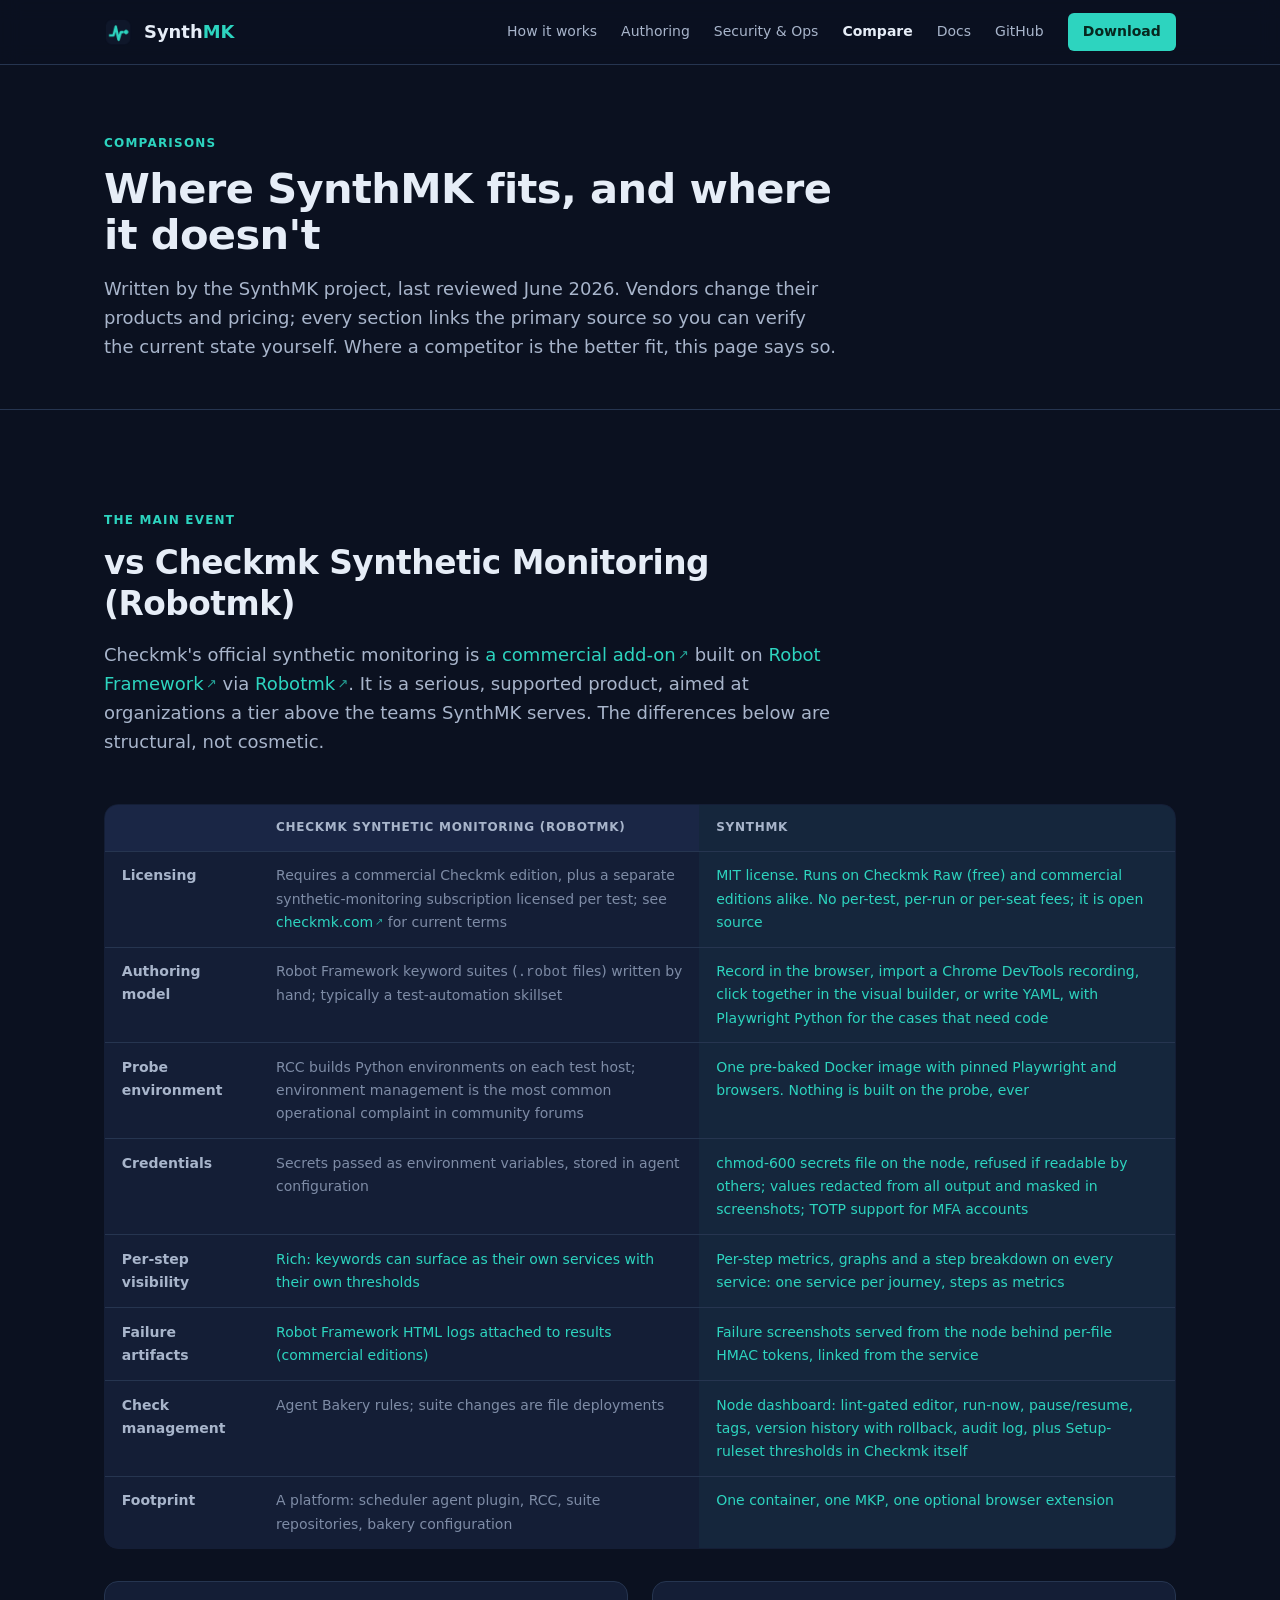
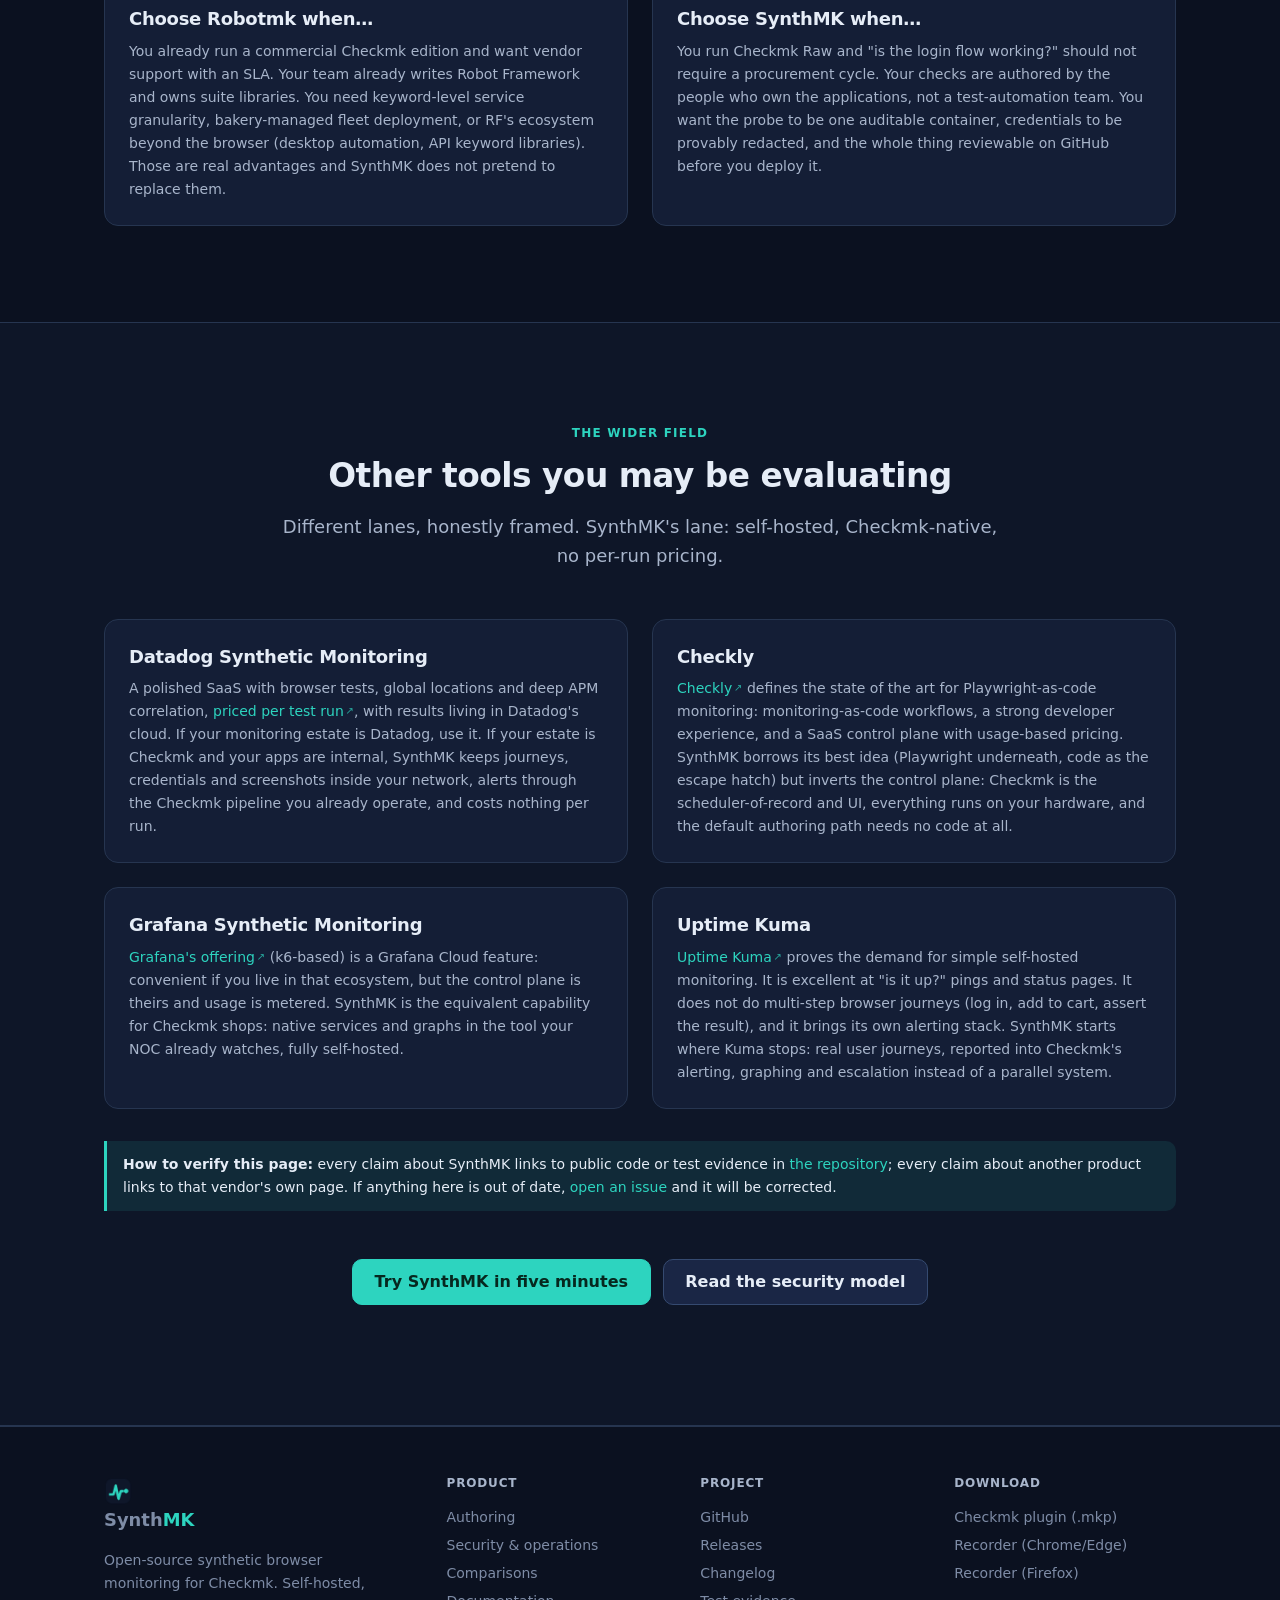
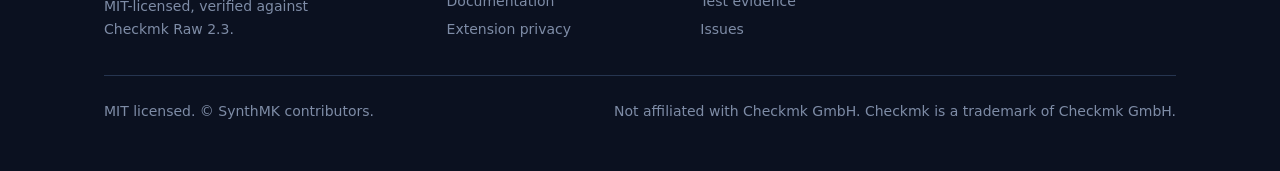
<file: compare.html>
<!DOCTYPE html>
<html lang="en">
<head>
  <meta charset="utf-8" />
  <meta name="viewport" content="width=device-width, initial-scale=1" />
  <title>SynthMK vs Robotmk, Datadog, Checkly, Uptime Kuma · SynthMK</title>
  <meta name="description" content="A factual comparison: SynthMK vs Checkmk's official Robotmk synthetic monitoring, and where SynthMK sits next to Datadog Synthetics, Checkly, Grafana Synthetic Monitoring and Uptime Kuma." />
  <link rel="icon" href="assets/favicon.png" />
  <link rel="stylesheet" href="css/site.css" />
</head>
<body>

<header class="site-header">
  <div class="wrap nav-inner">
    <a class="brand" href="index.html"><img src="assets/logo.png" alt="" width="128" height="128" /><span>Synth<b>MK</b></span></a>
    <button class="nav-toggle" aria-label="Menu" aria-expanded="false">
      <span></span><span></span><span></span>
    </button>
    <nav class="nav-links" aria-label="Main">
      <a href="index.html#how">How it works</a>
      <a href="authoring.html">Authoring</a>
      <a href="enterprise.html">Security &amp; Ops</a>
      <a href="compare.html" aria-current="page">Compare</a>
      <a href="docs/index.html">Docs</a>
      <a href="https://github.com/GranusClarvis/SynthMK">GitHub</a>
      <a class="nav-cta" href="index.html#download">Download</a>
    </nav>
  </div>
</header>

<section class="page-hero">
  <div class="wrap">
    <p class="eyebrow">Comparisons</p>
    <h1>Where SynthMK fits, and where it doesn't</h1>
    <p class="lead prose">Written by the SynthMK project, last reviewed June 2026. Vendors change their products and pricing; every section links the primary source so you can verify the current state yourself. Where a competitor is the better fit, this page says so.</p>
  </div>
</section>

<section class="section" id="robotmk">
  <div class="wrap">
    <div class="section-head left">
      <p class="eyebrow">The main event</p>
      <h2 style="text-align:left;">vs Checkmk Synthetic Monitoring (Robotmk)</h2>
      <p class="lead prose" style="margin-left:0; text-align:left;">Checkmk's official synthetic monitoring is <a href="https://checkmk.com/product/synthetic-monitoring">a commercial add-on</a> built on <a href="https://robotframework.org/">Robot Framework</a> via <a href="https://docs.checkmk.com/latest/en/synthetic_monitoring.html">Robotmk</a>. It is a serious, supported product, aimed at organizations a tier above the teams SynthMK serves. The differences below are structural, not cosmetic.</p>
    </div>

    <div class="table-scroll">
      <table class="cmp cmp-hl">
        <thead><tr><th scope="col"></th><th scope="col">Checkmk Synthetic Monitoring (Robotmk)</th><th scope="col">SynthMK</th></tr></thead>
        <tbody>
          <tr>
            <td>Licensing</td>
            <td class="no">Requires a commercial Checkmk edition, plus a separate synthetic-monitoring subscription licensed per test; see <a href="https://checkmk.com/product/synthetic-monitoring">checkmk.com</a> for current terms</td>
            <td class="yes">MIT license. Runs on Checkmk Raw (free) and commercial editions alike. No per-test, per-run or per-seat fees; it is open source</td>
          </tr>
          <tr>
            <td>Authoring model</td>
            <td class="no">Robot Framework keyword suites (<code>.robot</code> files) written by hand; typically a test-automation skillset</td>
            <td class="yes">Record in the browser, import a Chrome DevTools recording, click together in the visual builder, or write YAML, with Playwright Python for the cases that need code</td>
          </tr>
          <tr>
            <td>Probe environment</td>
            <td class="no">RCC builds Python environments on each test host; environment management is the most common operational complaint in community forums</td>
            <td class="yes">One pre-baked Docker image with pinned Playwright and browsers. Nothing is built on the probe, ever</td>
          </tr>
          <tr>
            <td>Credentials</td>
            <td class="no">Secrets passed as environment variables, stored in agent configuration</td>
            <td class="yes">chmod-600 secrets file on the node, refused if readable by others; values redacted from all output and masked in screenshots; TOTP support for MFA accounts</td>
          </tr>
          <tr>
            <td>Per-step visibility</td>
            <td class="yes">Rich: keywords can surface as their own services with their own thresholds</td>
            <td class="yes">Per-step metrics, graphs and a step breakdown on every service: one service per journey, steps as metrics</td>
          </tr>
          <tr>
            <td>Failure artifacts</td>
            <td class="yes">Robot Framework HTML logs attached to results (commercial editions)</td>
            <td class="yes">Failure screenshots served from the node behind per-file HMAC tokens, linked from the service</td>
          </tr>
          <tr>
            <td>Check management</td>
            <td class="no">Agent Bakery rules; suite changes are file deployments</td>
            <td class="yes">Node dashboard: lint-gated editor, run-now, pause/resume, tags, version history with rollback, audit log, plus Setup-ruleset thresholds in Checkmk itself</td>
          </tr>
          <tr>
            <td>Footprint</td>
            <td class="no">A platform: scheduler agent plugin, RCC, suite repositories, bakery configuration</td>
            <td class="yes">One container, one MKP, one optional browser extension</td>
          </tr>
        </tbody>
      </table>
    </div>

    <div class="grid-2" style="margin-top: var(--s6);">
      <div class="card prose">
        <h3>Choose Robotmk when…</h3>
        <p>You already run a commercial Checkmk edition and want vendor support with an SLA. Your team already writes Robot Framework and owns suite libraries. You need keyword-level service granularity, bakery-managed fleet deployment, or RF's ecosystem beyond the browser (desktop automation, API keyword libraries). Those are real advantages and SynthMK does not pretend to replace them.</p>
      </div>
      <div class="card prose">
        <h3>Choose SynthMK when…</h3>
        <p>You run Checkmk Raw and "is the login flow working?" should not require a procurement cycle. Your checks are authored by the people who own the applications, not a test-automation team. You want the probe to be one auditable container, credentials to be provably redacted, and the whole thing reviewable on GitHub before you deploy it.</p>
      </div>
    </div>
  </div>
</section>

<section class="section section-alt" id="others">
  <div class="wrap">
    <div class="section-head">
      <p class="eyebrow">The wider field</p>
      <h2>Other tools you may be evaluating</h2>
      <p class="lead">Different lanes, honestly framed. SynthMK's lane: self-hosted, Checkmk-native, no per-run pricing.</p>
    </div>

    <div class="grid-2">
      <div class="card prose">
        <h3>Datadog Synthetic Monitoring</h3>
        <p>A polished SaaS with browser tests, global locations and deep APM correlation, <a href="https://www.datadoghq.com/pricing/">priced per test run</a>, with results living in Datadog's cloud. If your monitoring estate is Datadog, use it. If your estate is Checkmk and your apps are internal, SynthMK keeps journeys, credentials and screenshots inside your network, alerts through the Checkmk pipeline you already operate, and costs nothing per run.</p>
      </div>
      <div class="card prose">
        <h3>Checkly</h3>
        <p><a href="https://www.checklyhq.com/">Checkly</a> defines the state of the art for Playwright-as-code monitoring: monitoring-as-code workflows, a strong developer experience, and a SaaS control plane with usage-based pricing. SynthMK borrows its best idea (Playwright underneath, code as the escape hatch) but inverts the control plane: Checkmk is the scheduler-of-record and UI, everything runs on your hardware, and the default authoring path needs no code at all.</p>
      </div>
      <div class="card prose">
        <h3>Grafana Synthetic Monitoring</h3>
        <p><a href="https://grafana.com/products/cloud/synthetic-monitoring/">Grafana's offering</a> (k6-based) is a Grafana Cloud feature: convenient if you live in that ecosystem, but the control plane is theirs and usage is metered. SynthMK is the equivalent capability for Checkmk shops: native services and graphs in the tool your NOC already watches, fully self-hosted.</p>
      </div>
      <div class="card prose">
        <h3>Uptime Kuma</h3>
        <p><a href="https://github.com/louislam/uptime-kuma">Uptime Kuma</a> proves the demand for simple self-hosted monitoring. It is excellent at "is it up?" pings and status pages. It does not do multi-step browser journeys (log in, add to cart, assert the result), and it brings its own alerting stack. SynthMK starts where Kuma stops: real user journeys, reported into Checkmk's alerting, graphing and escalation instead of a parallel system.</p>
      </div>
    </div>

    <div class="callout" style="margin-top: var(--s6);">
      <b>How to verify this page:</b> every claim about SynthMK links to public code or test evidence in <a href="https://github.com/GranusClarvis/SynthMK">the repository</a>; every claim about another product links to that vendor's own page. If anything here is out of date, <a href="https://github.com/GranusClarvis/SynthMK/issues">open an issue</a> and it will be corrected.
    </div>

    <div class="cta-row" style="margin-top: var(--s7);">
      <a class="btn btn-primary" href="index.html#quickstart">Try SynthMK in five minutes</a>
      <a class="btn" href="enterprise.html">Read the security model</a>
    </div>
  </div>
</section>

<footer class="site-footer">
  <div class="wrap">
    <div class="foot-grid">
      <div class="foot-about">
        <a class="brand" href="index.html"><img src="assets/logo.png" alt="" width="128" height="128" /><span>Synth<b>MK</b></span></a>
        <p>Open-source synthetic browser monitoring for Checkmk. Self-hosted, MIT-licensed, verified against Checkmk Raw 2.3.</p>
      </div>
      <div>
        <h4>Product</h4>
        <a href="authoring.html">Authoring</a>
        <a href="enterprise.html">Security &amp; operations</a>
        <a href="compare.html">Comparisons</a>
        <a href="docs/index.html">Documentation</a>
        <a href="privacy-extension.html">Extension privacy</a>
      </div>
      <div>
        <h4>Project</h4>
        <a href="https://github.com/GranusClarvis/SynthMK">GitHub</a>
        <a href="https://github.com/GranusClarvis/SynthMK/releases">Releases</a>
        <a href="https://github.com/GranusClarvis/SynthMK/blob/main/CHANGELOG.md">Changelog</a>
        <a href="https://github.com/GranusClarvis/SynthMK/blob/main/docs/STATUS.md">Test evidence</a>
        <a href="https://github.com/GranusClarvis/SynthMK/issues">Issues</a>
      </div>
      <div>
        <h4>Download</h4>
        <a href="https://github.com/GranusClarvis/SynthMK/releases/latest/download/synthmk.mkp">Checkmk plugin (.mkp)</a>
        <a href="https://github.com/GranusClarvis/SynthMK/releases/latest/download/synthmk-recorder-chrome.zip">Recorder (Chrome/Edge)</a>
        <a href="https://github.com/GranusClarvis/SynthMK/releases/latest/download/synthmk-recorder-firefox.zip">Recorder (Firefox)</a>
      </div>
    </div>
    <div class="foot-base">
      <span>MIT licensed. © SynthMK contributors.</span>
      <span>Not affiliated with Checkmk GmbH. Checkmk is a trademark of Checkmk GmbH.</span>
    </div>
  </div>
</footer>

<script src="js/site.js"></script>
</body>
</html>
</file>
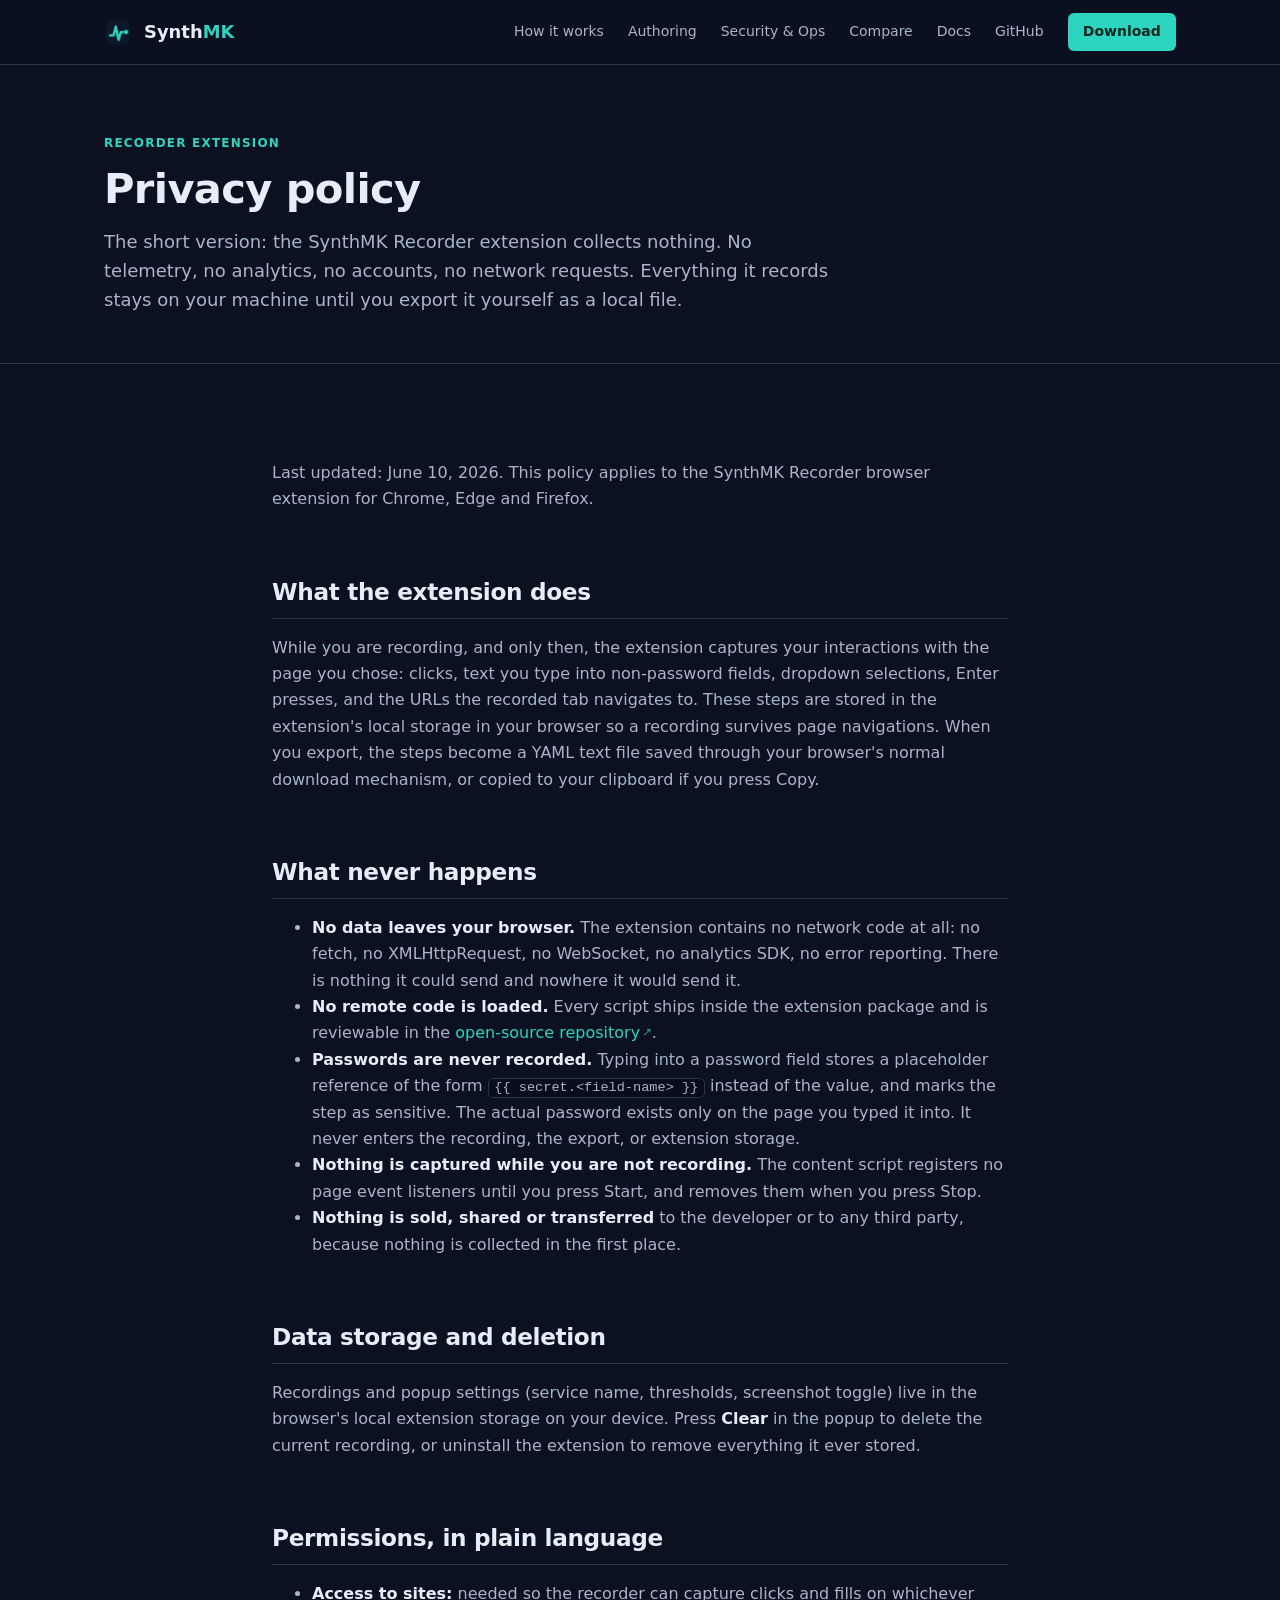
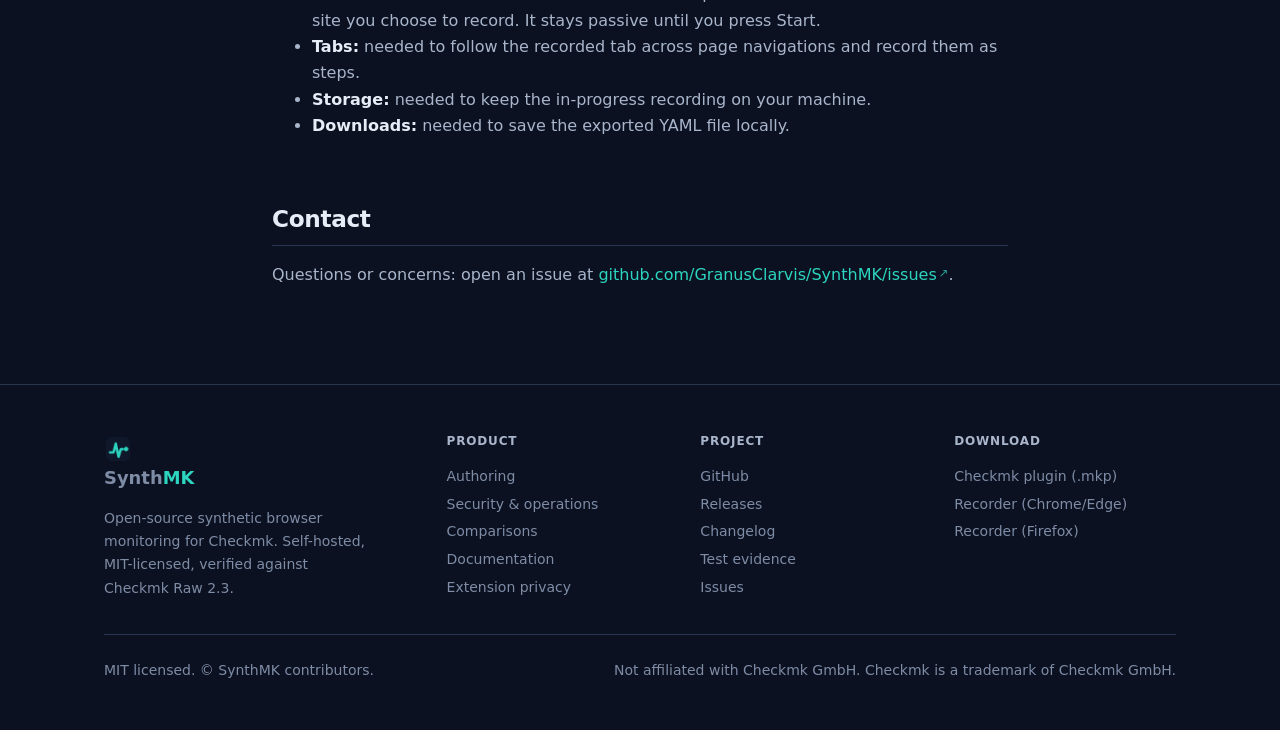
<file: privacy-extension.html>
<!DOCTYPE html>
<html lang="en">
<head>
  <meta charset="utf-8" />
  <meta name="viewport" content="width=device-width, initial-scale=1" />
  <title>Recorder extension privacy policy · SynthMK</title>
  <meta name="description" content="Privacy policy for the SynthMK Recorder browser extension: no telemetry, no analytics, no network requests. Recordings stay on your machine and passwords are never recorded." />
  <link rel="icon" href="assets/favicon.png" />
  <link rel="stylesheet" href="css/site.css" />
</head>
<body>

<header class="site-header">
  <div class="wrap nav-inner">
    <a class="brand" href="index.html"><img src="assets/logo.png" alt="" width="128" height="128" /><span>Synth<b>MK</b></span></a>
    <button class="nav-toggle" aria-label="Menu" aria-expanded="false">
      <span></span><span></span><span></span>
    </button>
    <nav class="nav-links" aria-label="Main">
      <a href="index.html#how">How it works</a>
      <a href="authoring.html">Authoring</a>
      <a href="enterprise.html">Security &amp; Ops</a>
      <a href="compare.html">Compare</a>
      <a href="docs/index.html">Docs</a>
      <a href="https://github.com/GranusClarvis/SynthMK">GitHub</a>
      <a class="nav-cta" href="index.html#download">Download</a>
    </nav>
  </div>
</header>

<section class="page-hero">
  <div class="wrap">
    <p class="eyebrow">Recorder extension</p>
    <h1>Privacy policy</h1>
    <p class="lead">The short version: the SynthMK Recorder extension collects nothing. No telemetry, no analytics, no accounts, no network requests. Everything it records stays on your machine until you export it yourself as a local file.</p>
  </div>
</section>

<section class="section">
  <div class="wrap">
    <main class="doc-body prose" style="max-width: var(--maxw-narrow); margin: 0 auto;">

      <p>Last updated: June 10, 2026. This policy applies to the SynthMK Recorder browser extension for Chrome, Edge and Firefox.</p>

      <h2>What the extension does</h2>
      <p>While you are recording, and only then, the extension captures your interactions with the page you chose: clicks, text you type into non-password fields, dropdown selections, Enter presses, and the URLs the recorded tab navigates to. These steps are stored in the extension's local storage in your browser so a recording survives page navigations. When you export, the steps become a YAML text file saved through your browser's normal download mechanism, or copied to your clipboard if you press Copy.</p>

      <h2>What never happens</h2>
      <ul>
        <li><b>No data leaves your browser.</b> The extension contains no network code at all: no fetch, no XMLHttpRequest, no WebSocket, no analytics SDK, no error reporting. There is nothing it could send and nowhere it would send it.</li>
        <li><b>No remote code is loaded.</b> Every script ships inside the extension package and is reviewable in the <a href="https://github.com/GranusClarvis/SynthMK">open-source repository</a>.</li>
        <li><b>Passwords are never recorded.</b> Typing into a password field stores a placeholder reference of the form <code>{{ secret.&lt;field-name&gt; }}</code> instead of the value, and marks the step as sensitive. The actual password exists only on the page you typed it into. It never enters the recording, the export, or extension storage.</li>
        <li><b>Nothing is captured while you are not recording.</b> The content script registers no page event listeners until you press Start, and removes them when you press Stop.</li>
        <li><b>Nothing is sold, shared or transferred</b> to the developer or to any third party, because nothing is collected in the first place.</li>
      </ul>

      <h2>Data storage and deletion</h2>
      <p>Recordings and popup settings (service name, thresholds, screenshot toggle) live in the browser's local extension storage on your device. Press <b>Clear</b> in the popup to delete the current recording, or uninstall the extension to remove everything it ever stored.</p>

      <h2>Permissions, in plain language</h2>
      <ul>
        <li><b>Access to sites:</b> needed so the recorder can capture clicks and fills on whichever site you choose to record. It stays passive until you press Start.</li>
        <li><b>Tabs:</b> needed to follow the recorded tab across page navigations and record them as steps.</li>
        <li><b>Storage:</b> needed to keep the in-progress recording on your machine.</li>
        <li><b>Downloads:</b> needed to save the exported YAML file locally.</li>
      </ul>

      <h2>Contact</h2>
      <p>Questions or concerns: open an issue at <a href="https://github.com/GranusClarvis/SynthMK/issues">github.com/GranusClarvis/SynthMK/issues</a>.</p>

    </main>
  </div>
</section>

<footer class="site-footer">
  <div class="wrap">
    <div class="foot-grid">
      <div class="foot-about">
        <a class="brand" href="index.html"><img src="assets/logo.png" alt="" width="128" height="128" /><span>Synth<b>MK</b></span></a>
        <p>Open-source synthetic browser monitoring for Checkmk. Self-hosted, MIT-licensed, verified against Checkmk Raw 2.3.</p>
      </div>
      <div>
        <h4>Product</h4>
        <a href="authoring.html">Authoring</a>
        <a href="enterprise.html">Security &amp; operations</a>
        <a href="compare.html">Comparisons</a>
        <a href="docs/index.html">Documentation</a>
        <a href="privacy-extension.html">Extension privacy</a>
      </div>
      <div>
        <h4>Project</h4>
        <a href="https://github.com/GranusClarvis/SynthMK">GitHub</a>
        <a href="https://github.com/GranusClarvis/SynthMK/releases">Releases</a>
        <a href="https://github.com/GranusClarvis/SynthMK/blob/main/CHANGELOG.md">Changelog</a>
        <a href="https://github.com/GranusClarvis/SynthMK/blob/main/docs/STATUS.md">Test evidence</a>
        <a href="https://github.com/GranusClarvis/SynthMK/issues">Issues</a>
      </div>
      <div>
        <h4>Download</h4>
        <a href="https://github.com/GranusClarvis/SynthMK/releases/latest/download/synthmk.mkp">Checkmk plugin (.mkp)</a>
        <a href="https://github.com/GranusClarvis/SynthMK/releases/latest/download/synthmk-recorder-chrome.zip">Recorder (Chrome/Edge)</a>
        <a href="https://github.com/GranusClarvis/SynthMK/releases/latest/download/synthmk-recorder-firefox.zip">Recorder (Firefox)</a>
      </div>
    </div>
    <div class="foot-base">
      <span>MIT licensed. © SynthMK contributors.</span>
      <span>Not affiliated with Checkmk GmbH. Checkmk is a trademark of Checkmk GmbH.</span>
    </div>
  </div>
</footer>

<script src="js/site.js"></script>
</body>
</html>
</file>
<file: css/site.css>
/* ==========================================================================
   SynthMK website — design system
   Dark slate + teal. No framework, no build step, system font stack.
   Scale: spacing on a 4px base, type scale 1.2 ratio.
   ========================================================================== */

:root {
  /* color */
  --bg: #0b1120;
  --bg-alt: #0e1628;
  --card: #141e36;
  --card-2: #1a2645;
  --line: #263550;
  --line-strong: #354a70;
  --text: #e6edf7;
  --text-2: #a8b5cb;
  --text-3: #7e8ca6;
  --teal: #2dd4bf;
  --teal-strong: #14b8a6;
  --teal-soft: rgba(45, 212, 191, 0.10);
  --teal-line: rgba(45, 212, 191, 0.35);
  --teal-ink: #06281f;
  --visited: #82b8b0;
  --amber: #fbbf24;
  --red: #f87171;
  --code-bg: #070d1c;

  /* spacing scale (4px base) */
  --s1: 0.25rem;
  --s2: 0.5rem;
  --s3: 0.75rem;
  --s4: 1rem;
  --s5: 1.5rem;
  --s6: 2rem;
  --s7: 3rem;
  --s8: 4rem;
  --s9: 6rem;

  /* radii */
  --r-sm: 6px;
  --r-md: 10px;
  --r-lg: 14px;

  /* type scale */
  --fs-xs: 0.75rem;
  --fs-sm: 0.875rem;
  --fs-base: 1rem;
  --fs-md: 1.125rem;
  --fs-lg: 1.375rem;

  --maxw: 1120px;
  --maxw-narrow: 46rem;
}

/* ---------- base ---------- */

* { box-sizing: border-box; }
html { scroll-behavior: smooth; scroll-padding-top: 84px; }
body {
  margin: 0;
  background: var(--bg);
  color: var(--text);
  font: var(--fs-base)/1.65 ui-sans-serif, system-ui, "Segoe UI", Roboto, "Helvetica Neue", Arial, sans-serif;
  -webkit-font-smoothing: antialiased;
  text-rendering: optimizeLegibility;
}
code, pre, kbd {
  font-family: ui-monospace, "Cascadia Code", "SF Mono", Menlo, Consolas, monospace;
}
img { max-width: 100%; height: auto; display: block; }
a { color: var(--teal); text-decoration: none; }
a:hover { text-decoration: underline; text-underline-offset: 3px; }
a:focus-visible, button:focus-visible {
  outline: 2px solid var(--teal);
  outline-offset: 2px;
  border-radius: 3px;
}

h1, h2, h3, h4 { margin: 0 0 var(--s4); letter-spacing: -0.015em; }
h1 { font-size: clamp(2.1rem, 5vw, 3.2rem); line-height: 1.12; font-weight: 800; }
h2 { font-size: clamp(1.55rem, 3.2vw, 2.05rem); line-height: 1.25; font-weight: 700; }
h3 { font-size: var(--fs-md); line-height: 1.4; font-weight: 650; }
h4 { font-size: var(--fs-base); line-height: 1.45; font-weight: 650; }
p, ul, ol { margin: 0 0 var(--s4); }
p:last-child, ul:last-child, ol:last-child { margin-bottom: 0; }

.wrap { max-width: var(--maxw); margin: 0 auto; padding: 0 var(--s5); }

/* prose link affordances: visited + external */
.prose a:visited { color: var(--visited); }
.prose a[href^="http"]::after,
.cmp a[href^="http"]::after,
td a[href^="http"]::after {
  content: "\2197";           /* north-east arrow */
  font-size: 0.72em;
  margin-left: 0.18em;
  opacity: 0.75;
  vertical-align: 0.18em;
}

/* small inline svg icons */
.icon {
  width: 18px; height: 18px;
  flex: none;
  stroke: currentColor; fill: none;
  stroke-width: 1.8; stroke-linecap: round; stroke-linejoin: round;
  vertical-align: -0.22em;
}
.icon-lg { width: 24px; height: 24px; }

/* ---------- header / nav ---------- */

.site-header {
  position: sticky; top: 0; z-index: 50;
  background: rgba(11, 17, 32, 0.88);
  backdrop-filter: blur(10px);
  border-bottom: 1px solid var(--line);
}
.nav-inner {
  display: flex; align-items: center; gap: var(--s5);
  height: 64px;
}
.brand {
  display: flex; align-items: center; gap: var(--s3);
  font-weight: 700; font-size: 1.12rem; color: var(--text);
}
.brand:hover { text-decoration: none; }
.brand img { width: 28px; height: 28px; border-radius: 7px; }
.brand b { color: var(--teal); font-weight: 700; }

.nav-links {
  display: flex; align-items: center; gap: var(--s5);
  margin-left: auto;
  font-size: var(--fs-sm);
}
.nav-links a { color: var(--text-2); white-space: nowrap; }
.nav-links a:hover { color: var(--teal); text-decoration: none; }
.nav-links a[aria-current="page"] { color: var(--text); font-weight: 600; }
.nav-cta {
  background: var(--teal); color: var(--teal-ink) !important;
  font-weight: 650; padding: 0.45rem 0.95rem; border-radius: var(--r-sm);
}
.nav-cta:hover { background: var(--teal-strong); text-decoration: none; }

.nav-toggle {
  display: none;
  margin-left: auto;
  background: none; border: 1px solid var(--line); border-radius: var(--r-sm);
  padding: 0.5rem 0.6rem; cursor: pointer;
}
.nav-toggle span {
  display: block; width: 20px; height: 2px; background: var(--text-2);
  margin: 4px 0; border-radius: 2px;
  transition: transform 0.2s ease, opacity 0.2s ease;
}
.nav-open .nav-toggle span:nth-child(1) { transform: translateY(6px) rotate(45deg); }
.nav-open .nav-toggle span:nth-child(2) { opacity: 0; }
.nav-open .nav-toggle span:nth-child(3) { transform: translateY(-6px) rotate(-45deg); }

/* ---------- buttons ---------- */

.btn {
  display: inline-flex; align-items: center; justify-content: center; gap: var(--s2);
  padding: 0.7rem 1.35rem;
  border-radius: var(--r-md);
  font-weight: 600; font-size: var(--fs-base); line-height: 1.3;
  border: 1px solid var(--line-strong);
  color: var(--text); background: var(--card-2);
  cursor: pointer;
}
.btn:hover { border-color: var(--teal); color: var(--teal); text-decoration: none; }
.btn-primary { background: var(--teal); border-color: var(--teal); color: var(--teal-ink); }
.btn-primary:hover { background: var(--teal-strong); border-color: var(--teal-strong); color: var(--teal-ink); }
.btn-ghost { background: transparent; border-color: transparent; color: var(--teal); }
.btn-ghost:hover { border-color: transparent; }
.btn-sm { padding: 0.45rem 0.9rem; font-size: var(--fs-sm); border-radius: var(--r-sm); }

/* ---------- sections ---------- */

.section { padding: var(--s9) 0; }
.section-alt {
  background: var(--bg-alt);
  border-top: 1px solid var(--line);
  border-bottom: 1px solid var(--line);
}
.section-head { max-width: var(--maxw-narrow); margin: 0 auto var(--s7); text-align: center; }
.section-head.left { margin-left: 0; text-align: left; }
.eyebrow {
  display: inline-block;
  font-size: var(--fs-xs); font-weight: 650;
  letter-spacing: 0.1em; text-transform: uppercase;
  color: var(--teal);
  margin-bottom: var(--s3);
}
.lead { color: var(--text-2); font-size: var(--fs-md); line-height: 1.6; }

/* ---------- hero ---------- */

.hero { position: relative; overflow: hidden; padding: var(--s9) 0 var(--s8); text-align: center; }
.hero::before {
  content: ""; position: absolute; inset: -40% -20% auto; height: 130%;
  pointer-events: none;
  background:
    radial-gradient(640px 320px at 28% 18%, rgba(45, 212, 191, 0.13), transparent 70%),
    radial-gradient(720px 380px at 76% 8%, rgba(59, 130, 246, 0.09), transparent 70%);
}
.hero > .wrap { position: relative; }
.kicker {
  display: inline-flex; align-items: center; gap: var(--s2);
  font-size: var(--fs-xs); font-weight: 600;
  letter-spacing: 0.07em; text-transform: uppercase;
  color: var(--teal); background: var(--teal-soft);
  border: 1px solid var(--teal-line);
  padding: 0.32rem 0.9rem; border-radius: 99px;
  margin-bottom: var(--s5);
}
.hero h1 em { font-style: normal; color: var(--teal); }
.hero .sub {
  color: var(--text-2); font-size: var(--fs-md);
  max-width: var(--maxw-narrow); margin: 0 auto var(--s6);
}
.cta-row { display: flex; gap: var(--s3); justify-content: center; flex-wrap: wrap; margin-bottom: var(--s5); }
.hero-facts {
  display: flex; flex-wrap: wrap; justify-content: center;
  gap: var(--s2) var(--s5);
  font-size: var(--fs-sm); color: var(--text-3);
  margin: 0; padding: 0; list-style: none;
}
.hero-facts li { display: inline-flex; align-items: center; gap: var(--s2); }
.hero-facts .icon { width: 15px; height: 15px; color: var(--teal); }
.hero-shot { margin: var(--s7) auto 0; max-width: 980px; }

/* screenshots */
.shot-frame { margin: 0; }
.shot-frame img {
  width: 100%;
  border-radius: var(--r-lg);
  border: 1px solid var(--line-strong);
  box-shadow: 0 24px 70px rgba(0, 0, 0, 0.5);
  background: var(--card);
}
.shot-frame figcaption {
  font-size: var(--fs-sm); color: var(--text-3);
  margin-top: var(--s3); text-align: center;
}
.shot-portrait { max-width: 380px; margin: 0 auto; }

/* ---------- cards & grids ---------- */

.grid-2 { display: grid; grid-template-columns: repeat(2, 1fr); gap: var(--s5); }
.grid-3 { display: grid; grid-template-columns: repeat(3, 1fr); gap: var(--s5); }
.grid-4 { display: grid; grid-template-columns: repeat(4, 1fr); gap: var(--s4); }

.card {
  background: var(--card);
  border: 1px solid var(--line);
  border-radius: var(--r-lg);
  padding: var(--s5);
}
.card h3 { margin-bottom: var(--s2); }
.card p { color: var(--text-2); font-size: var(--fs-sm); }
.card .icon-lg { color: var(--teal); margin-bottom: var(--s3); }

.num-badge {
  width: 34px; height: 34px; display: grid; place-items: center;
  border-radius: var(--r-md);
  background: var(--teal-soft); color: var(--teal);
  font-weight: 700; margin-bottom: var(--s4);
}

/* persona feature groups */
.persona { margin-bottom: var(--s7); }
.persona:last-child { margin-bottom: 0; }
.persona-label {
  display: flex; align-items: center; gap: var(--s3);
  font-size: var(--fs-sm); font-weight: 650;
  letter-spacing: 0.06em; text-transform: uppercase;
  color: var(--text-2); margin-bottom: var(--s4);
}
.persona-label .icon { color: var(--teal); }
.persona-label::after {
  content: ""; flex: 1; height: 1px; background: var(--line);
}
.feat { background: var(--card); border: 1px solid var(--line); border-radius: var(--r-lg); padding: var(--s4) var(--s5); }
.feat h3 { font-size: var(--fs-base); margin-bottom: var(--s2); display: flex; align-items: center; gap: var(--s2); }
.feat h3 .icon { color: var(--teal); width: 16px; height: 16px; }
.feat p { margin: 0; color: var(--text-2); font-size: var(--fs-sm); }

/* ---------- tables ---------- */

.cmp { width: 100%; border-collapse: collapse; background: var(--card); border: 1px solid var(--line); border-radius: var(--r-lg); overflow: hidden; }
.cmp th, .cmp td {
  padding: 0.8rem 1.05rem;
  border-bottom: 1px solid var(--line);
  font-size: var(--fs-sm); text-align: left;
  vertical-align: top;
}
.cmp th {
  background: var(--card-2);
  font-size: var(--fs-xs); text-transform: uppercase; letter-spacing: 0.06em;
  color: var(--text-2);
}
.cmp tr:last-child td { border-bottom: 0; }
.cmp td.yes { color: var(--teal); }
.cmp td.no { color: var(--text-3); }
.cmp td:first-child { color: var(--text-2); font-weight: 600; }
.cmp-hl td:nth-child(3), .cmp-hl th:nth-child(3) { background: rgba(45, 212, 191, 0.045); }
.table-scroll { overflow-x: auto; border-radius: var(--r-lg); }

table.plain { width: 100%; border-collapse: collapse; font-size: var(--fs-sm); }
table.plain th, table.plain td { border: 1px solid var(--line); padding: 0.55rem 0.85rem; text-align: left; vertical-align: top; }
table.plain th { background: var(--card-2); }
table.plain td { color: var(--text-2); }
table.plain td:first-child { color: var(--text); }

/* ---------- terminal / code ---------- */

.term {
  background: var(--code-bg);
  border: 1px solid var(--line); border-radius: var(--r-lg);
  padding: var(--s4) var(--s5);
  position: relative; overflow-x: auto;
}
.term pre { margin: 0; font-size: 0.84rem; line-height: 1.7; color: #cbd5e1; }
.term .c { color: #64748b; }
.term .t { color: var(--teal); }
.copy {
  position: absolute; top: 0.7rem; right: 0.7rem;
  background: var(--card-2); color: var(--text-2);
  border: 1px solid var(--line); border-radius: var(--r-sm);
  font-size: var(--fs-xs); padding: 0.25rem 0.6rem; cursor: pointer;
}
.copy:hover { color: var(--teal); border-color: var(--teal); }

.prose pre, .doc-body pre {
  background: var(--code-bg);
  border: 1px solid var(--line); border-radius: var(--r-md);
  padding: var(--s4) var(--s5);
  overflow-x: auto; font-size: 0.84rem; line-height: 1.65;
  margin: 0 0 var(--s4);
}
.prose code, .doc-body code {
  background: var(--code-bg);
  border: 1px solid var(--line); border-radius: 5px;
  padding: 0.08rem 0.35rem; font-size: 0.85em;
}
.prose pre code, .doc-body pre code { background: none; border: 0; padding: 0; }

/* ---------- callouts ---------- */

.callout {
  border-left: 3px solid var(--teal);
  background: var(--teal-soft);
  padding: var(--s3) var(--s4);
  border-radius: 0 var(--r-md) var(--r-md) 0;
  font-size: var(--fs-sm);
  margin: 0 0 var(--s4);
}
.callout.warn { border-color: var(--amber); background: rgba(251, 191, 36, 0.07); }
.callout b { color: var(--text); }

/* ---------- quickstart ---------- */

.qs { display: grid; grid-template-columns: 1.1fr 0.9fr; gap: var(--s5); align-items: start; }
.qs-text h3 { margin-top: 0; }
.qs-text ol { color: var(--text-2); padding-left: 1.25rem; font-size: var(--fs-sm); }
.qs-text li { margin-bottom: var(--s2); }

/* ---------- downloads ---------- */

.dl-card { display: flex; flex-direction: column; }
.dl-card p { flex: 1; }
.dl-card .btn { width: 100%; }
.dl-meta { font-size: var(--fs-xs); color: var(--text-3); margin-top: var(--s3); text-align: center; }

/* ---------- architecture diagram ---------- */

.arch { margin: 0 auto; max-width: 1040px; }
.arch svg { width: 100%; height: auto; display: block; }

/* ---------- split rows (text + screenshot) ---------- */

.split {
  display: grid; grid-template-columns: 1fr 1fr;
  gap: var(--s7); align-items: center;
  margin-bottom: var(--s8);
}
.split:last-child { margin-bottom: 0; }
.split > .prose h3 { font-size: var(--fs-lg); }
.split .tag {
  display: inline-block; font-size: var(--fs-xs); font-weight: 650;
  color: var(--teal); background: var(--teal-soft);
  border: 1px solid var(--teal-line); border-radius: 99px;
  padding: 0.18rem 0.7rem; margin-bottom: var(--s3);
  letter-spacing: 0.05em; text-transform: uppercase;
}

/* ---------- checklist / risk list ---------- */

.checklist { list-style: none; padding: 0; }
.checklist li {
  display: flex; gap: var(--s3); align-items: flex-start;
  padding: var(--s3) 0; border-bottom: 1px solid var(--line);
  color: var(--text-2); font-size: var(--fs-sm);
}
.checklist li:last-child { border-bottom: 0; }
.checklist .icon { color: var(--teal); margin-top: 0.2rem; }
.checklist b { color: var(--text); }

/* metric stats */
.stats { display: grid; grid-template-columns: repeat(4, 1fr); gap: var(--s4); }
.stat { background: var(--card); border: 1px solid var(--line); border-radius: var(--r-lg); padding: var(--s4) var(--s5); }
.stat .v { font-size: 1.7rem; font-weight: 750; letter-spacing: -0.02em; color: var(--teal); line-height: 1.2; }
.stat .k { font-size: var(--fs-xs); color: var(--text-3); margin-top: var(--s1); line-height: 1.45; }

/* ---------- docs layout ---------- */

.docs { display: grid; grid-template-columns: 240px minmax(0, 1fr); gap: var(--s7); padding: var(--s7) 0 var(--s9); }
.toc { position: sticky; top: 84px; align-self: start; font-size: var(--fs-sm); max-height: calc(100vh - 100px); overflow-y: auto; }
.toc-group {
  font-size: var(--fs-xs); font-weight: 650; text-transform: uppercase;
  letter-spacing: 0.07em; color: var(--text-3);
  margin: var(--s5) 0 var(--s2);
}
.toc-group:first-child { margin-top: 0; }
.toc a { display: block; color: var(--text-2); padding: 0.22rem 0 0.22rem var(--s3); border-left: 2px solid var(--line); }
.toc a:hover { color: var(--teal); text-decoration: none; border-left-color: var(--teal); }

.doc-body h2 {
  text-align: left; margin-top: var(--s8); margin-bottom: var(--s4);
  font-size: 1.45rem;
  border-bottom: 1px solid var(--line); padding-bottom: var(--s3);
}
.doc-body > h2:first-child, .doc-body > h1:first-child { margin-top: 0; }
.doc-body h3 { margin-top: var(--s6); }
.doc-body p, .doc-body li { color: var(--text-2); }
.doc-body b { color: var(--text); }
.doc-body table { margin-bottom: var(--s4); }

/* ---------- footer ---------- */

.site-footer { border-top: 1px solid var(--line); padding: var(--s7) 0; color: var(--text-3); font-size: var(--fs-sm); }
.foot-grid { display: grid; grid-template-columns: 1.4fr 1fr 1fr 1fr; gap: var(--s6); margin-bottom: var(--s6); }
.foot-grid h4 { font-size: var(--fs-xs); text-transform: uppercase; letter-spacing: 0.07em; color: var(--text-2); margin-bottom: var(--s3); }
.foot-grid a { display: block; color: var(--text-3); padding: 0.15rem 0; }
.foot-grid a:hover { color: var(--teal); }
.foot-about p { margin-top: var(--s3); max-width: 30ch; }
.foot-base {
  border-top: 1px solid var(--line); padding-top: var(--s5);
  display: flex; justify-content: space-between; gap: var(--s4); flex-wrap: wrap;
}

/* ---------- page hero (subpages) ---------- */

.page-hero { padding: var(--s8) 0 var(--s7); border-bottom: 1px solid var(--line); }
.page-hero h1 { font-size: clamp(1.9rem, 4vw, 2.6rem); max-width: 46rem; }
.page-hero .lead { max-width: var(--maxw-narrow); }

/* ---------- responsive ---------- */

@media (max-width: 980px) {
  .grid-4, .stats { grid-template-columns: repeat(2, 1fr); }
  .grid-3 { grid-template-columns: 1fr; }
  .foot-grid { grid-template-columns: 1fr 1fr; }
}

@media (max-width: 820px) {
  .section { padding: var(--s8) 0; }
  .grid-2, .qs, .split { grid-template-columns: 1fr; }
  .split { gap: var(--s5); }
  .docs { grid-template-columns: 1fr; }
  .toc { position: static; max-height: none; border: 1px solid var(--line); border-radius: var(--r-md); padding: var(--s4); background: var(--card); }

  /* mobile nav */
  .nav-toggle { display: block; }
  .nav-links {
    display: none;
    position: absolute; top: 64px; left: 0; right: 0;
    flex-direction: column; align-items: stretch; gap: 0;
    background: var(--bg-alt);
    border-bottom: 1px solid var(--line);
    padding: var(--s3) var(--s5) var(--s5);
  }
  .nav-open .nav-links { display: flex; }
  .nav-links a { padding: 0.7rem 0; border-bottom: 1px solid var(--line); font-size: var(--fs-base); }
  .nav-links a:last-child { border-bottom: 0; }
  .nav-cta { margin-top: var(--s3); text-align: center; border-radius: var(--r-md); padding: 0.7rem; }
}

@media (max-width: 560px) {
  .grid-4, .stats, .foot-grid { grid-template-columns: 1fr; }
  .cta-row .btn { width: 100%; }
}
</file>
